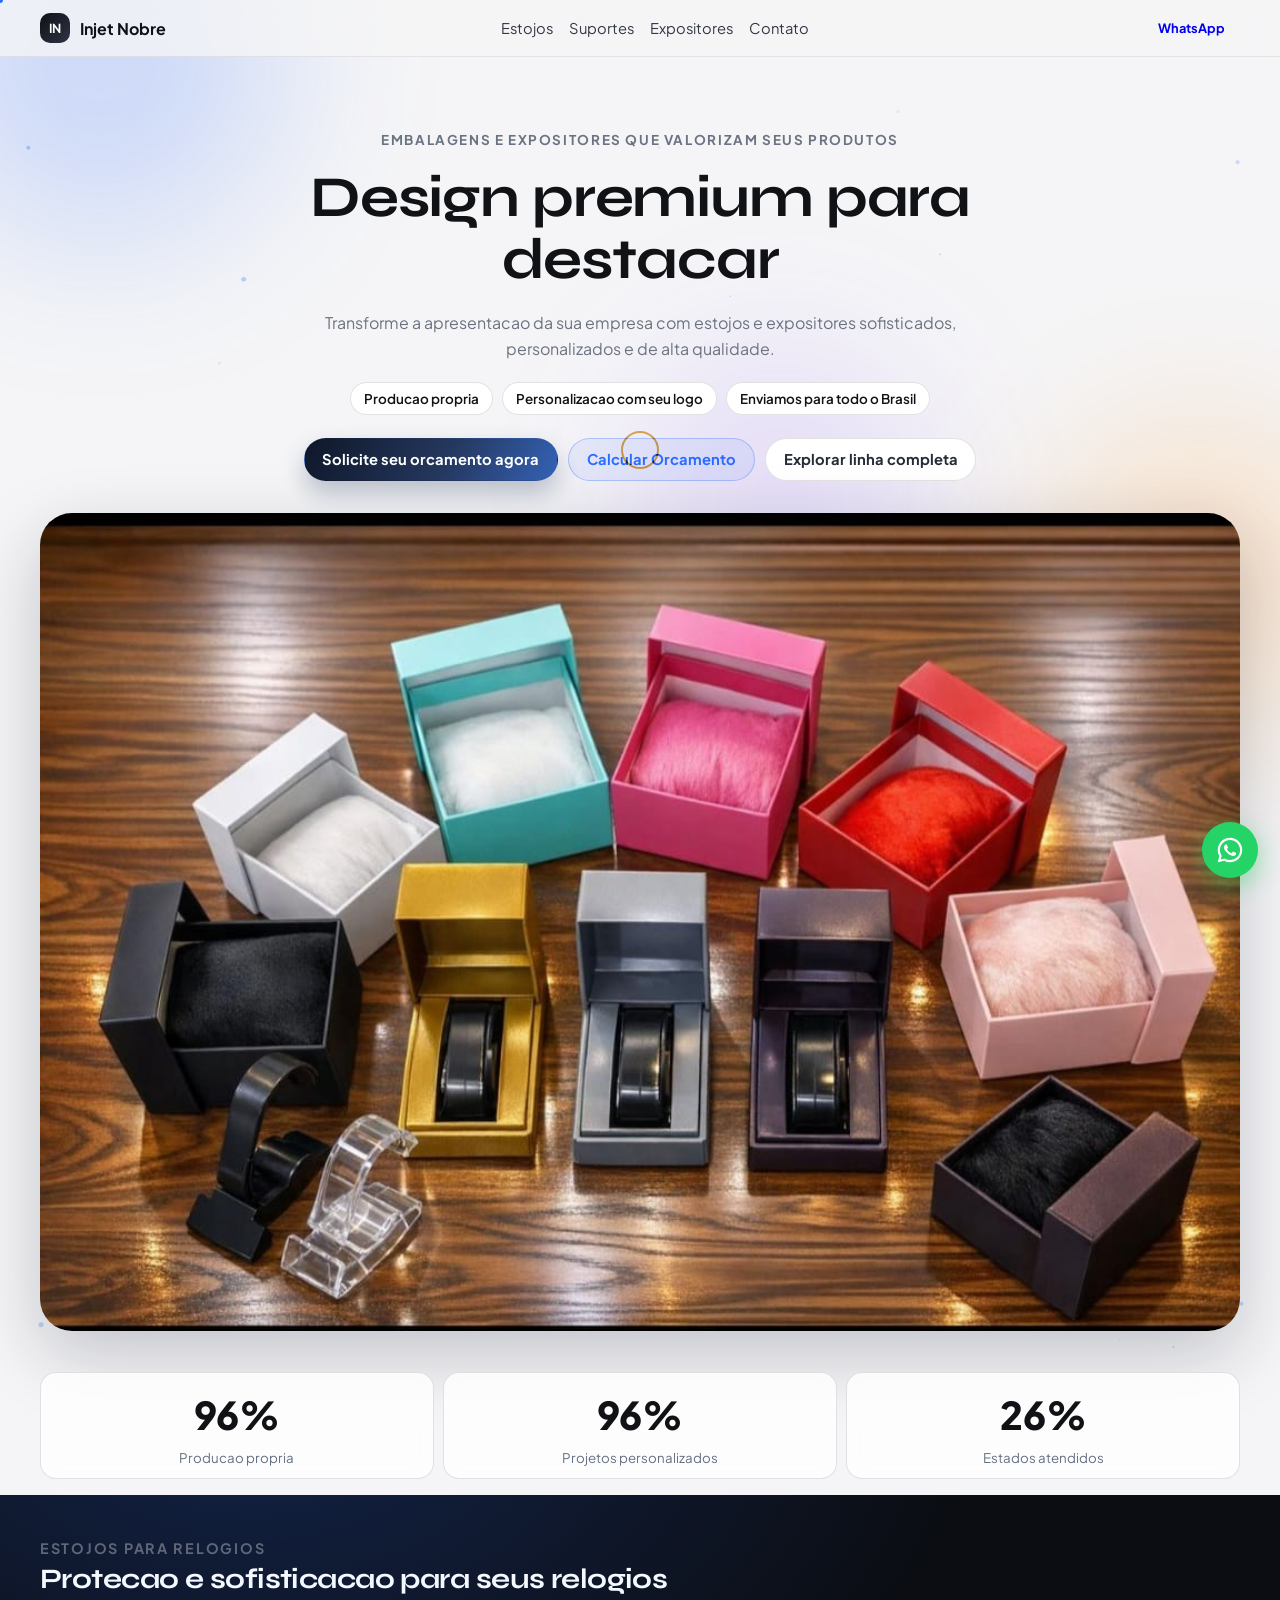
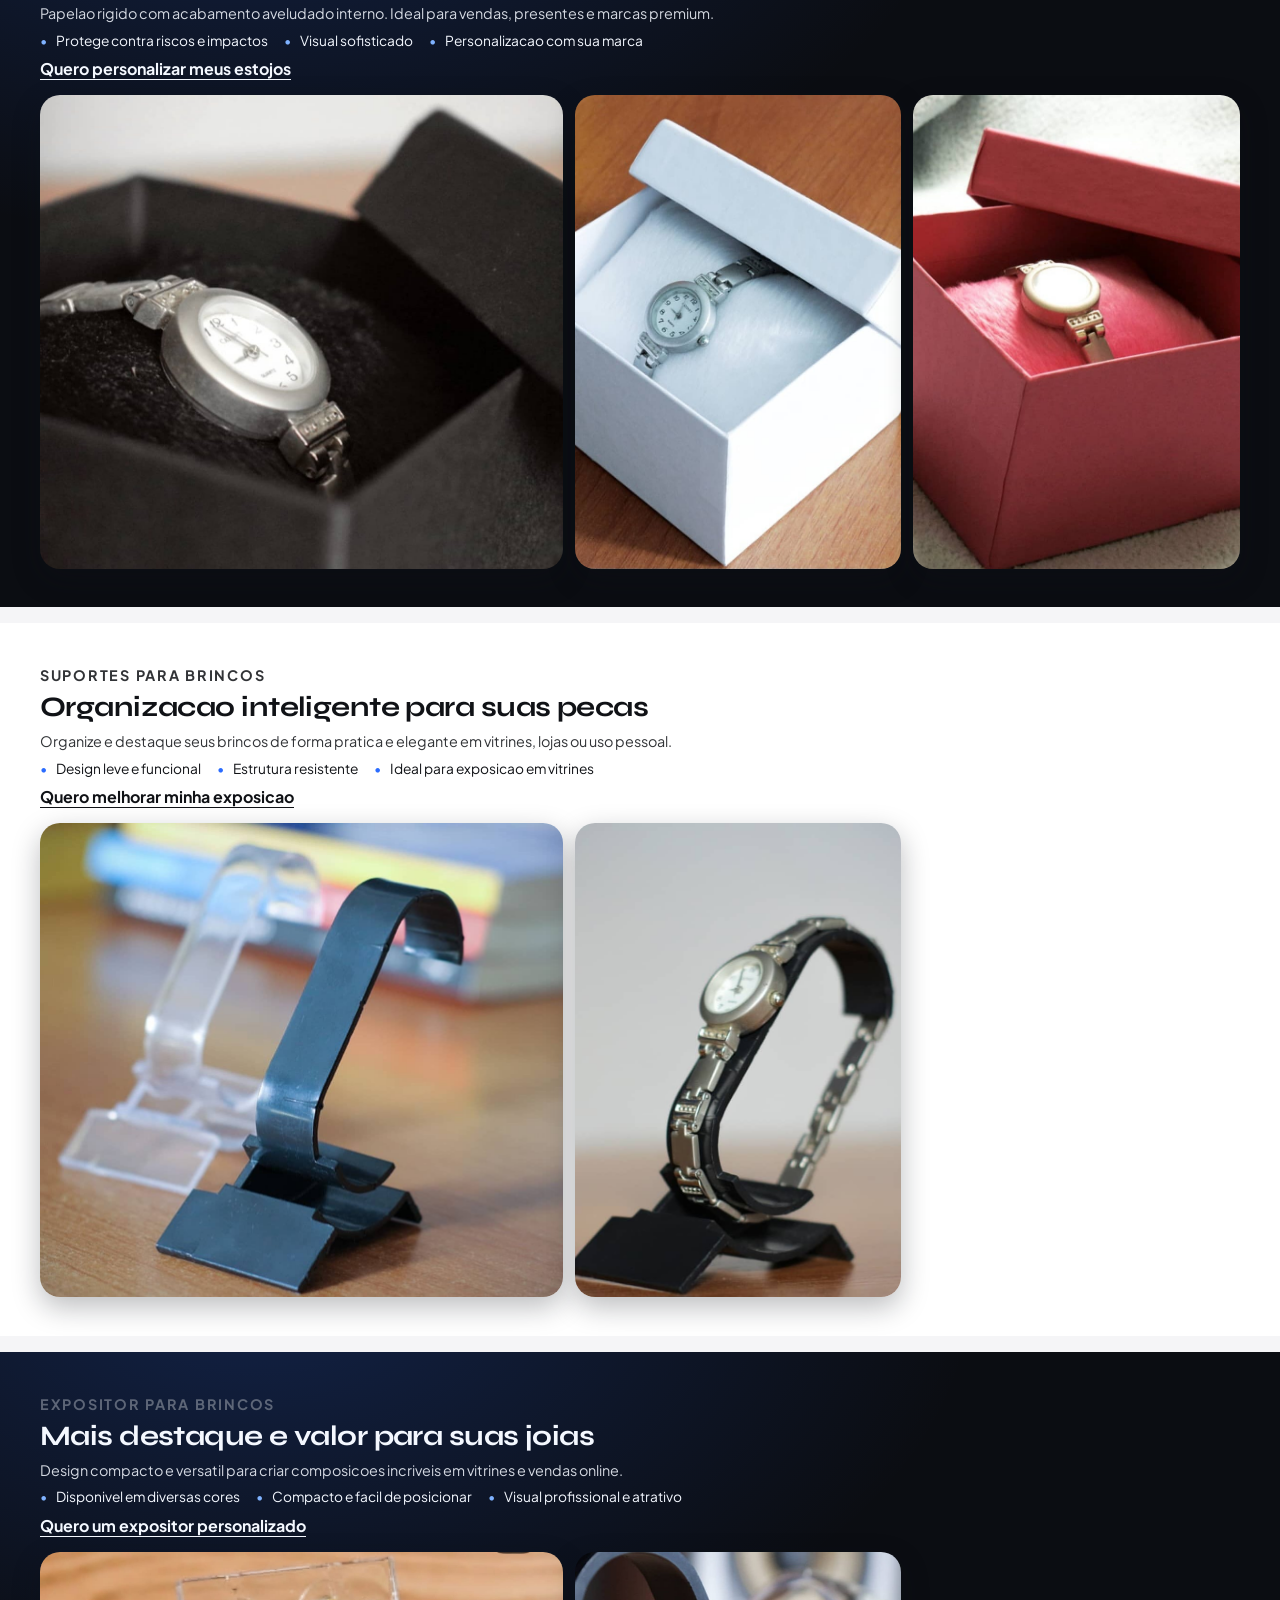
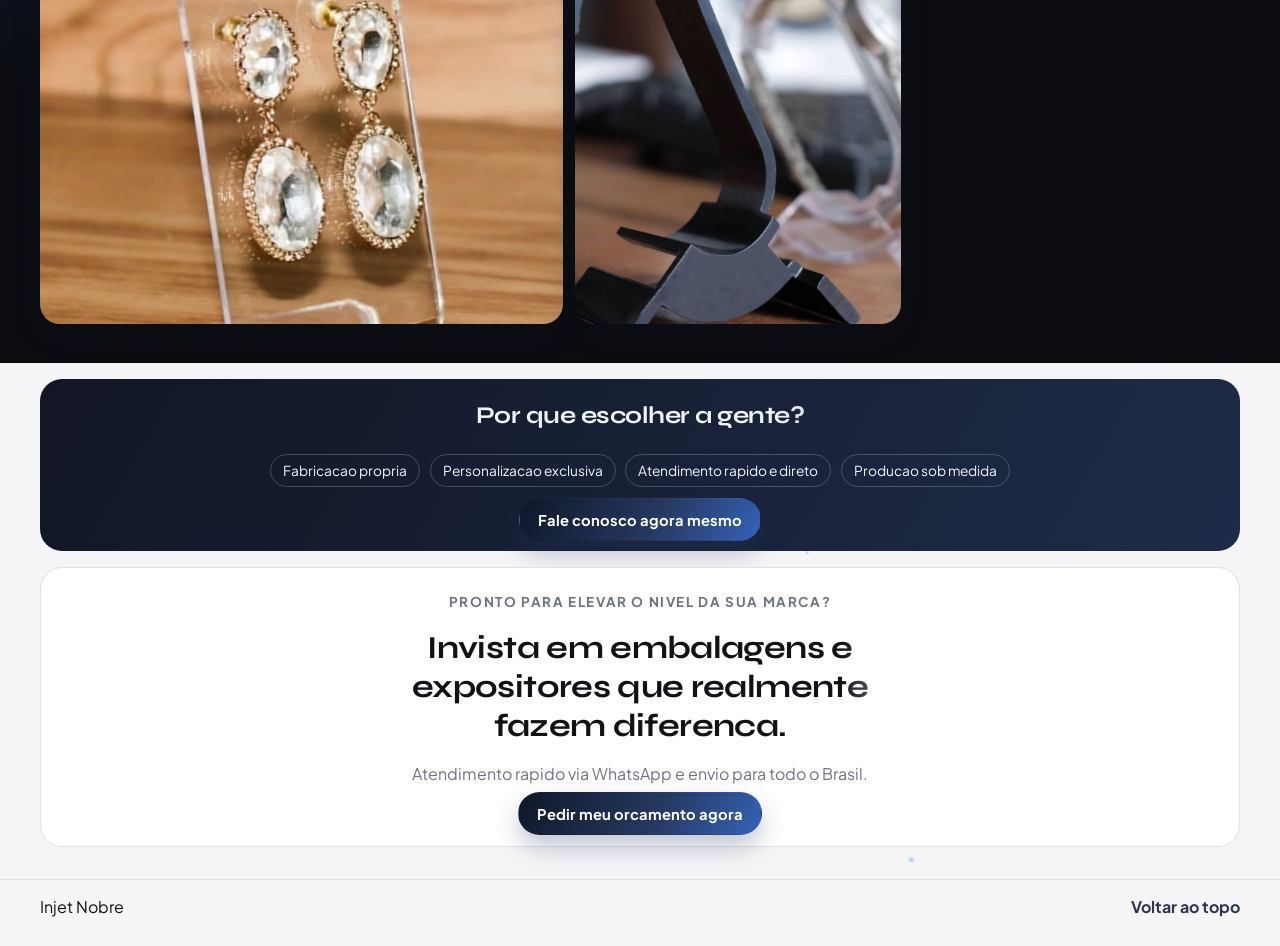
<file: index.html>
<!DOCTYPE html>
<html lang="pt-BR">
<head>
  <meta charset="UTF-8">
  <meta name="viewport" content="width=device-width, initial-scale=1.0">
  <title>Injet Nobre | Estojos e Expositores Premium</title>
  <meta name="description" content="Fabricante de estojo para relogio, suporte para relogio e expositor para brincos com personalizacao e envio para todo o Brasil.">
  <link rel="preconnect" href="https://fonts.googleapis.com">
  <link rel="preconnect" href="https://fonts.gstatic.com" crossorigin>
  <link href="https://fonts.googleapis.com/css2?family=Plus+Jakarta+Sans:wght@400;500;600;700;800&family=Syne:wght@600;700;800&display=swap" rel="stylesheet">
  <link rel="stylesheet" href="style.css">
</head>
<body>
  <div id="scroll-bar"></div>
  <div id="cursor-ring"></div>
  <div id="cursor-dot"></div>
  <canvas id="particles" aria-hidden="true"></canvas>
  <div class="bg-orb orb-a"></div>
  <div class="bg-orb orb-b"></div>
  <div class="bg-orb orb-c"></div>

  <header class="topbar">
    <div class="wrap nav">
      <a class="logo" href="#topo" aria-label="Injet Nobre">
        <span class="logo-mark">IN</span>
        <span class="logo-text">Injet Nobre</span>
      </a>
      <div class="nav-links">
        <a href="#estojos">Estojos</a>
        <a href="#suportes">Suportes</a>
        <a href="#expositores">Expositores</a>
        <a href="#contato">Contato</a>
      </div>
      <a class="btn btn-mini" href="https://api.whatsapp.com/send?phone=5511951146301&text=Ola!%20Quero%20um%20orcamento%20da%20Injet%20Nobre." target="_blank" rel="noopener noreferrer">WhatsApp</a>
    </div>
  </header>

  <main id="topo">
    <section class="hero wrap reveal">
      <p class="eyebrow">Embalagens e Expositores que valorizam seus produtos</p>
      <h1 id="hero-title">Design premium para destacar sua marca em cada detalhe.</h1>
      <p class="hero-copy">Transforme a apresentacao da sua empresa com estojos e expositores sofisticados, personalizados e de alta qualidade.</p>
      <div class="hero-bullets">
        <span>Producao propria</span>
        <span>Personalizacao com seu logo</span>
        <span>Enviamos para todo o Brasil</span>
      </div>
      <div class="hero-cta">
        <a class="btn btn-primary" href="https://api.whatsapp.com/send?phone=5511951146301&text=Ola!%20Quero%20solicitar%20meu%20orcamento%20agora." target="_blank" rel="noopener noreferrer">Solicite seu orcamento agora</a>
        <a class="btn btn-calc" href="calculator.html">Calcular Orcamento</a>
        <a class="btn btn-ghost" href="#grid-produtos">Explorar linha completa</a>
      </div>
      <div class="hero-media tilt" data-tilt>
        <img src="assets/Todas Caixas junto com suporte.jpeg" alt="Linha Injet Nobre com estojos e suportes">
      </div>
    </section>

    <section class="stats wrap reveal">
      <article>
        <p class="kpi" data-kpi="100">0</p>
        <small>Producao propria</small>
      </article>
      <article>
        <p class="kpi" data-kpi="100">0</p>
        <small>Projetos personalizados</small>
      </article>
      <article>
        <p class="kpi" data-kpi="27">0</p>
        <small>Estados atendidos</small>
      </article>
    </section>

    <section class="panel dark reveal" id="grid-produtos">
      <div class="wrap" id="estojos">
        <div class="section-header">
          <p class="eyebrow">Estojos para relogios</p>
          <h2>Protecao e sofisticacao para seus relogios</h2>
          <p>Papelao rigido com acabamento aveludado interno. Ideal para vendas, presentes e marcas premium.</p>
          <ul class="section-list">
            <li>Protege contra riscos e impactos</li>
            <li>Visual sofisticado</li>
            <li>Personalizacao com sua marca</li>
          </ul>
          <a class="text-link" href="https://api.whatsapp.com/send?phone=5511951146301&text=Ola!%20Quero%20personalizar%20meus%20estojos." target="_blank" rel="noopener noreferrer">Quero personalizar meus estojos</a>
        </div>
        <div class="img-overlay-grid">
          <figure class="img-card tilt" data-tilt><img src="assets/Caixa Preta.jpeg" alt="Estojo preto premium"></figure>
          <figure class="img-card tilt" data-tilt><img src="assets/Caixa branca.jpeg" alt="Estojo branco premium"></figure>
          <figure class="img-card tilt" data-tilt><img src="assets/Caixa Rosa.jpeg" alt="Estojo rosa premium"></figure>
        </div>
      </div>
    </section>

    <section class="panel light reveal">
      <div class="wrap" id="suportes">
        <div class="section-header">
          <p class="eyebrow">Suportes para brincos</p>
          <h2>Organizacao inteligente para suas pecas</h2>
          <p>Organize e destaque seus brincos de forma pratica e elegante em vitrines, lojas ou uso pessoal.</p>
          <ul class="section-list">
            <li>Design leve e funcional</li>
            <li>Estrutura resistente</li>
            <li>Ideal para exposicao em vitrines</li>
          </ul>
          <a class="text-link" href="https://api.whatsapp.com/send?phone=5511951146301&text=Ola!%20Quero%20melhorar%20minha%20exposicao." target="_blank" rel="noopener noreferrer">Quero melhorar minha exposicao</a>
        </div>
        <div class="img-overlay-grid">
          <figure class="img-card tilt" data-tilt><img src="assets/Suportes.jpeg" alt="Suportes para brincos"></figure>
          <figure class="img-card tilt" data-tilt><img src="assets/Suporte Preto.jpeg" alt="Suporte preto para brincos"></figure>
        </div>
      </div>
    </section>

    <section class="panel dark reveal" id="expositores">
      <div class="wrap">
        <div class="section-header">
          <p class="eyebrow">Expositor para brincos</p>
          <h2>Mais destaque e valor para suas joias</h2>
          <p>Design compacto e versatil para criar composicoes incriveis em vitrines e vendas online.</p>
          <ul class="section-list">
            <li>Disponivel em diversas cores</li>
            <li>Compacto e facil de posicionar</li>
            <li>Visual profissional e atrativo</li>
          </ul>
          <a class="text-link" href="https://api.whatsapp.com/send?phone=5511951146301&text=Ola!%20Quero%20um%20expositor%20personalizado." target="_blank" rel="noopener noreferrer">Quero um expositor personalizado</a>
        </div>
        <div class="img-overlay-grid">
          <figure class="img-card tilt" data-tilt><img src="assets/Expositor Para Brinco.jpeg" alt="Expositor para brincos"></figure>
          <figure class="img-card tilt" data-tilt><img src="assets/WhatsApp Image 2026-04-28 at 18.34.42 (3).jpeg" alt="Expositor compacto"></figure>
        </div>
      </div>
    </section>

    <section class="feature-strip wrap reveal">
      <h3>Por que escolher a gente?</h3>
      <div class="feature-list">
        <span>Fabricacao propria</span>
        <span>Personalizacao exclusiva</span>
        <span>Atendimento rapido e direto</span>
        <span>Producao sob medida</span>
      </div>
      <a class="btn btn-primary" href="https://api.whatsapp.com/send?phone=5511951146301&text=Ola!%20Quero%20falar%20com%20a%20Injet%20Nobre." target="_blank" rel="noopener noreferrer">Fale conosco agora mesmo</a>
    </section>

    <section class="cta wrap reveal" id="contato">
      <p class="eyebrow">Pronto para elevar o nivel da sua marca?</p>
      <h2>Invista em embalagens e expositores que realmente fazem diferenca.</h2>
      <p>Atendimento rapido via WhatsApp e envio para todo o Brasil.</p>
      <a class="btn btn-primary pulse" id="funCta" href="https://api.whatsapp.com/send?phone=5511951146301&text=Ola!%20Quero%20pedir%20meu%20orcamento%20agora." target="_blank" rel="noopener noreferrer">Pedir meu orcamento agora</a>
    </section>
  </main>

  <footer class="foot">
    <div class="wrap foot-inner">
      <span>Injet Nobre</span>
      <a href="#topo">Voltar ao topo</a>
    </div>
  </footer>

  <a id="wa-float" href="https://api.whatsapp.com/send?phone=5511951146301&text=Ola!%20Quero%20um%20orcamento%20Injet%20Nobre." target="_blank" rel="noopener noreferrer" aria-label="WhatsApp">
    <svg xmlns="http://www.w3.org/2000/svg" viewBox="0 0 32 32" fill="currentColor" width="28" height="28"><path d="M16 2C8.268 2 2 8.268 2 16c0 2.49.661 4.824 1.816 6.84L2 30l7.374-1.791A13.944 13.944 0 0 0 16 30c7.732 0 14-6.268 14-14S23.732 2 16 2zm0 25.5a11.44 11.44 0 0 1-5.83-1.597l-.418-.248-4.375 1.063 1.1-4.264-.272-.436A11.46 11.46 0 0 1 4.5 16C4.5 9.596 9.596 4.5 16 4.5S27.5 9.596 27.5 16 22.404 27.5 16 27.5zm6.29-8.516c-.344-.172-2.037-1.004-2.352-1.118-.315-.115-.545-.172-.774.172-.23.344-.888 1.118-1.088 1.347-.2.23-.4.258-.744.086-.344-.172-1.452-.535-2.766-1.706-1.022-.912-1.712-2.037-1.912-2.381-.2-.344-.021-.53.15-.701.155-.154.344-.4.516-.6.172-.2.229-.344.344-.573.115-.23.057-.43-.029-.602-.086-.172-.774-1.866-1.06-2.555-.28-.672-.563-.58-.774-.59l-.659-.011c-.23 0-.602.086-.917.43-.315.344-1.203 1.175-1.203 2.866s1.231 3.324 1.403 3.553c.172.23 2.423 3.7 5.872 5.19.82.354 1.46.565 1.96.723.824.261 1.573.224 2.166.136.66-.098 2.037-.832 2.323-1.636.287-.803.287-1.492.2-1.636-.085-.143-.315-.229-.66-.4z"/></svg>
  </a>
  <script src="functions.js"></script>
</body>
</html>
</file>
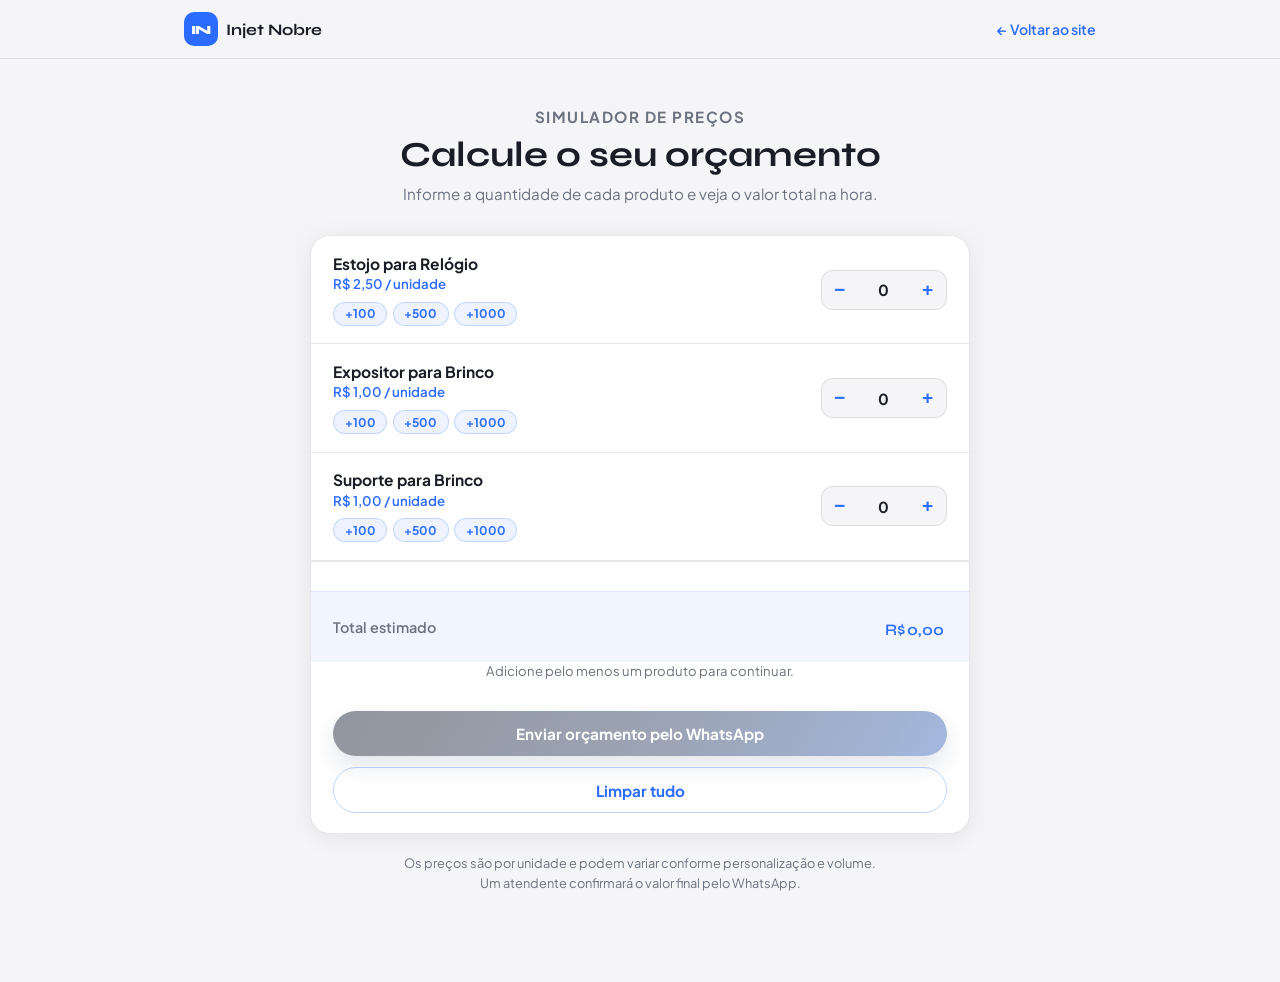
<file: calculator.html>
<!DOCTYPE html>
<html lang="pt-BR">
<head>
  <meta charset="UTF-8">
  <meta name="viewport" content="width=device-width, initial-scale=1.0">
  <title>Calcular Orçamento | Injet Nobre</title>
  <meta name="description" content="Calcule o valor do seu pedido de estojos, suportes e expositores Injet Nobre.">
  <link rel="preconnect" href="https://fonts.googleapis.com">
  <link rel="preconnect" href="https://fonts.gstatic.com" crossorigin>
  <link href="https://fonts.googleapis.com/css2?family=Plus+Jakarta+Sans:wght@400;500;600;700;800&family=Syne:wght@600;700;800&display=swap" rel="stylesheet">
  <style>
    *, *::before, *::after { box-sizing: border-box; margin: 0; padding: 0; }

    :root {
      --bg: #f5f5f7;
      --bg-dark: #090a0c;
      --accent: #2b6cff;
      --accent-hover: #1a57e0;
      --text: #1a1d26;
      --text-muted: #6b7280;
      --line: rgba(0,0,0,0.09);
      --card-bg: #ffffff;
      --radius: 20px;
    }

    html { scroll-behavior: smooth; }

    body {
      font-family: 'Plus Jakarta Sans', system-ui, sans-serif;
      background: var(--bg);
      color: var(--text);
      min-height: 100vh;
      display: flex;
      flex-direction: column;
    }

    /* ── Topbar ── */
    .topbar {
      position: sticky;
      top: 0;
      z-index: 100;
      background: rgba(245, 245, 247, 0.88);
      backdrop-filter: blur(18px);
      -webkit-backdrop-filter: blur(18px);
      border-bottom: 1px solid var(--line);
    }

    .nav {
      max-width: 960px;
      margin: 0 auto;
      padding: 0.75rem 1.5rem;
      display: flex;
      align-items: center;
      justify-content: space-between;
      gap: 1rem;
    }

    .logo {
      display: flex;
      align-items: center;
      gap: 0.5rem;
      text-decoration: none;
      color: var(--text);
      font-family: 'Syne', sans-serif;
      font-weight: 700;
    }

    .logo-mark {
      width: 34px;
      height: 34px;
      border-radius: 10px;
      background: var(--accent);
      color: #fff;
      display: grid;
      place-items: center;
      font-size: 0.78rem;
      font-weight: 800;
      letter-spacing: -0.02em;
      flex-shrink: 0;
    }

    .back-link {
      font-size: 0.88rem;
      font-weight: 600;
      color: var(--accent);
      text-decoration: none;
      display: flex;
      align-items: center;
      gap: 0.35rem;
    }

    .back-link:hover { text-decoration: underline; }

    /* ── Main layout ── */
    main {
      flex: 1;
      max-width: 700px;
      margin: 2.5rem auto;
      padding: 0 1.25rem 3rem;
      width: 100%;
    }

    .page-header {
      text-align: center;
      margin-bottom: 2rem;
    }

    .eyebrow {
      font-size: 0.75rem;
      font-weight: 700;
      letter-spacing: 0.1em;
      text-transform: uppercase;
      color: var(--accent);
      margin-bottom: 0.5rem;
    }

    .page-header h1 {
      font-family: 'Syne', sans-serif;
      font-size: clamp(1.5rem, 4vw, 2.2rem);
      line-height: 1.2;
      color: var(--text);
    }

    .page-header p {
      margin-top: 0.5rem;
      font-size: 0.95rem;
      color: var(--text-muted);
    }

    /* ── Card ── */
    .card {
      background: var(--card-bg);
      border-radius: var(--radius);
      border: 1px solid var(--line);
      box-shadow: 0 4px 24px rgba(0,0,0,0.07);
      overflow: hidden;
    }

    /* ── Product rows ── */
    .product-row {
      display: grid;
      grid-template-columns: 1fr auto;
      align-items: center;
      gap: 1rem;
      padding: 1.1rem 1.4rem;
      border-bottom: 1px solid var(--line);
      transition: background 180ms ease;
    }

    .product-row:hover { background: #fafafa; }
    .product-row:last-of-type { border-bottom: none; }

    .product-info { display: flex; flex-direction: column; gap: 0.15rem; }

    .product-name {
      font-weight: 700;
      font-size: 0.97rem;
      color: var(--text);
    }

    .product-price {
      font-size: 0.83rem;
      color: var(--accent);
      font-weight: 600;
    }

    /* ── Quick-add chips ── */
    .quick-add {
      display: flex;
      gap: 0.35rem;
      flex-wrap: wrap;
      margin-top: 0.45rem;
    }

    .chip {
      background: rgba(43,108,255,0.08);
      color: var(--accent);
      border: 1.5px solid rgba(43,108,255,0.22);
      border-radius: 999px;
      font-family: inherit;
      font-size: 0.75rem;
      font-weight: 700;
      padding: 0.22rem 0.65rem;
      cursor: pointer;
      transition: background 150ms ease, transform 120ms ease;
    }

    .chip:hover {
      background: rgba(43,108,255,0.16);
      transform: translateY(-1px);
    }

    .chip:active { transform: translateY(0); }

    /* ── Quantity stepper ── */
    .stepper {
      display: flex;
      align-items: center;
      gap: 0;
      border: 1.5px solid var(--line);
      border-radius: 12px;
      overflow: hidden;
      background: var(--bg);
    }

    .stepper button {
      background: none;
      border: none;
      cursor: pointer;
      width: 36px;
      height: 38px;
      font-size: 1.2rem;
      font-weight: 700;
      color: var(--accent);
      display: grid;
      place-items: center;
      transition: background 150ms ease;
      flex-shrink: 0;
    }

    .stepper button:hover { background: rgba(43,108,255,0.09); }
    .stepper button:active { background: rgba(43,108,255,0.18); }

    .stepper input[type="number"] {
      width: 52px;
      height: 38px;
      border: none;
      background: transparent;
      text-align: center;
      font-family: inherit;
      font-size: 0.95rem;
      font-weight: 700;
      color: var(--text);
      -moz-appearance: textfield;
      outline: none;
    }

    .stepper input[type="number"]::-webkit-inner-spin-button,
    .stepper input[type="number"]::-webkit-outer-spin-button { -webkit-appearance: none; }

    /* ── Total block ── */
    .total-block {
      background: #f0f5ff;
      border-top: 1.5px solid #dce8ff;
      padding: 1.3rem 1.4rem;
      display: flex;
      align-items: center;
      justify-content: space-between;
      gap: 1rem;
    }

    .total-label {
      font-size: 0.9rem;
      font-weight: 600;
      color: var(--text-muted);
    }

    .total-value {
      font-family: 'Syne', sans-serif;
      font-size: 1.8rem;
      font-weight: 800;
      color: var(--accent);
      line-height: 1;
    }

    .total-value span {
      font-size: 1rem;
      font-weight: 600;
      margin-right: 0.15rem;
    }

    /* ── Breakdown ── */
    .breakdown {
      padding: 0.9rem 1.4rem;
      border-top: 1px solid var(--line);
      display: flex;
      flex-direction: column;
      gap: 0.3rem;
    }

    .breakdown-row {
      display: flex;
      justify-content: space-between;
      font-size: 0.83rem;
      color: var(--text-muted);
    }

    .breakdown-row.hidden { display: none; }

    .breakdown-row strong { color: var(--text); }

    /* ── Actions ── */
    .actions {
      padding: 1.2rem 1.4rem;
      display: flex;
      flex-direction: column;
      gap: 0.7rem;
    }

    .btn {
      border: none;
      border-radius: 999px;
      text-decoration: none;
      padding: 0.8rem 1.2rem;
      font-family: inherit;
      font-size: 0.95rem;
      font-weight: 700;
      cursor: pointer;
      text-align: center;
      display: block;
      width: 100%;
      transition: transform 150ms ease, box-shadow 200ms ease, opacity 150ms ease;
      position: relative;
      overflow: hidden;
    }

    .btn:hover { transform: translateY(-2px); }
    .btn:active { transform: translateY(0); }

    .btn-primary {
      color: #fff;
      background: linear-gradient(120deg, #0f1728, #25385f 56%, #3563b8);
      box-shadow: 0 10px 22px rgba(35,56,95,0.28);
    }

    .btn-primary:disabled,
    .btn-primary[aria-disabled="true"] {
      opacity: 0.45;
      cursor: not-allowed;
      transform: none;
    }

    .btn-ghost {
      color: var(--accent);
      background: transparent;
      border: 1.5px solid rgba(43,108,255,0.3);
    }

    .btn-ghost:hover { background: rgba(43,108,255,0.06); }

    /* ── Empty state ── */
    .empty-hint {
      font-size: 0.82rem;
      color: var(--text-muted);
      text-align: center;
      padding: 0 1.4rem 0.8rem;
    }

    .empty-hint.hidden { display: none; }

    /* ── Note ── */
    .note {
      margin-top: 1.2rem;
      text-align: center;
      font-size: 0.8rem;
      color: var(--text-muted);
      line-height: 1.6;
    }

    /* ── Ripple ── */
    .ripple {
      position: absolute;
      border-radius: 50%;
      background: rgba(255,255,255,0.3);
      pointer-events: none;
      transform: scale(0);
      animation: rippleAnim 500ms ease-out forwards;
    }

    @keyframes rippleAnim { to { transform: scale(4); opacity: 0; } }

    /* ── Mobile ── */
    @media (max-width: 480px) {
      .product-row {
        grid-template-columns: 1fr;
        gap: 0.4rem;
      }

      .stepper { width: fit-content; }

      .total-block { flex-direction: column; align-items: flex-start; gap: 0.3rem; }
    }
  </style>
</head>
<body>

  <header class="topbar">
    <div class="nav">
      <a class="logo" href="index.html" aria-label="Injet Nobre">
        <span class="logo-mark">IN</span>
        <span class="logo-text">Injet Nobre</span>
      </a>
      <a class="back-link" href="index.html">
        ← Voltar ao site
      </a>
    </div>
  </header>

  <main>
    <div class="page-header">
      <p class="eyebrow">Simulador de preços</p>
      <h1>Calcule o seu orçamento</h1>
      <p>Informe a quantidade de cada produto e veja o valor total na hora.</p>
    </div>

    <div class="card">

      <!-- Estojo para Relógio -->
      <div class="product-row">
        <div class="product-info">
          <span class="product-name">Estojo para Relógio</span>
          <span class="product-price">R$ 2,50 / unidade</span>
          <div class="quick-add">
            <button type="button" class="chip" data-action="add" data-amount="100" data-target="qty-estojo">+100</button>
            <button type="button" class="chip" data-action="add" data-amount="500" data-target="qty-estojo">+500</button>
            <button type="button" class="chip" data-action="add" data-amount="1000" data-target="qty-estojo">+1000</button>
          </div>
        </div>
        <div class="stepper">
          <button type="button" aria-label="Diminuir" data-action="dec" data-target="qty-estojo">−</button>
          <input id="qty-estojo" type="number" min="0" value="0" aria-label="Quantidade de estojos">
          <button type="button" aria-label="Aumentar" data-action="inc" data-target="qty-estojo">+</button>
        </div>
      </div>

      <!-- Expositor para Brinco -->
      <div class="product-row">
        <div class="product-info">
          <span class="product-name">Expositor para Brinco</span>
          <span class="product-price">R$ 1,00 / unidade</span>
          <div class="quick-add">
            <button type="button" class="chip" data-action="add" data-amount="100" data-target="qty-expositor">+100</button>
            <button type="button" class="chip" data-action="add" data-amount="500" data-target="qty-expositor">+500</button>
            <button type="button" class="chip" data-action="add" data-amount="1000" data-target="qty-expositor">+1000</button>
          </div>
        </div>
        <div class="stepper">
          <button type="button" aria-label="Diminuir" data-action="dec" data-target="qty-expositor">−</button>
          <input id="qty-expositor" type="number" min="0" value="0" aria-label="Quantidade de expositores">
          <button type="button" aria-label="Aumentar" data-action="inc" data-target="qty-expositor">+</button>
        </div>
      </div>

      <!-- Suporte para Brinco -->
      <div class="product-row">
        <div class="product-info">
          <span class="product-name">Suporte para Brinco</span>
          <span class="product-price">R$ 1,00 / unidade</span>
          <div class="quick-add">
            <button type="button" class="chip" data-action="add" data-amount="100" data-target="qty-suporte">+100</button>
            <button type="button" class="chip" data-action="add" data-amount="500" data-target="qty-suporte">+500</button>
            <button type="button" class="chip" data-action="add" data-amount="1000" data-target="qty-suporte">+1000</button>
          </div>
        </div>
        <div class="stepper">
          <button type="button" aria-label="Diminuir" data-action="dec" data-target="qty-suporte">−</button>
          <input id="qty-suporte" type="number" min="0" value="0" aria-label="Quantidade de suportes">
          <button type="button" aria-label="Aumentar" data-action="inc" data-target="qty-suporte">+</button>
        </div>
      </div>

      <!-- Breakdown -->
      <div class="breakdown" id="breakdown">
        <div class="breakdown-row hidden" id="br-estojo">
          <span id="br-estojo-label"></span>
          <strong id="br-estojo-val"></strong>
        </div>
        <div class="breakdown-row hidden" id="br-expositor">
          <span id="br-expositor-label"></span>
          <strong id="br-expositor-val"></strong>
        </div>
        <div class="breakdown-row hidden" id="br-suporte">
          <span id="br-suporte-label"></span>
          <strong id="br-suporte-val"></strong>
        </div>
      </div>

      <!-- Total -->
      <div class="total-block">
        <span class="total-label">Total estimado</span>
        <div class="total-value"><span>R$</span><span id="total-display">0,00</span></div>
      </div>

      <!-- Empty hint -->
      <p class="empty-hint" id="empty-hint">Adicione pelo menos um produto para continuar.</p>

      <!-- Actions -->
      <div class="actions">
        <a id="wa-btn" class="btn btn-primary" href="#" aria-disabled="true" target="_blank" rel="noopener noreferrer">
          Enviar orçamento pelo WhatsApp
        </a>
        <button type="button" class="btn btn-ghost" id="reset-btn">Limpar tudo</button>
      </div>

    </div>

    <p class="note">
      Os preços são por unidade e podem variar conforme personalização e volume.<br>
      Um atendente confirmará o valor final pelo WhatsApp.
    </p>
  </main>

  <script>
    const PRODUCTS = [
      { inputId: 'qty-estojo',    price: 2.50, label: 'Estojo para Relógio',   brId: 'br-estojo'    },
      { inputId: 'qty-expositor', price: 1.00, label: 'Expositor para Brinco', brId: 'br-expositor' },
      { inputId: 'qty-suporte',   price: 1.00, label: 'Suporte para Brinco',   brId: 'br-suporte'   },
    ];

    const WA_NUMBER = '5511951146301';

    function fmt(val) {
      return val.toLocaleString('pt-BR', { minimumFractionDigits: 2, maximumFractionDigits: 2 });
    }

    function getQty(inputId) {
      const val = parseInt(document.getElementById(inputId).value, 10);
      return isNaN(val) || val < 0 ? 0 : val;
    }

    function update() {
      let total = 0;
      let totalItems = 0;
      const lines = [];

      PRODUCTS.forEach(({ inputId, price, label, brId }) => {
        const qty = getQty(inputId);
        const subtotal = qty * price;
        const brRow = document.getElementById(brId);

        if (qty > 0) {
          total += subtotal;
          totalItems += qty;
          document.getElementById(brId + '-label').textContent =
            `${label} × ${qty}`;
          document.getElementById(brId + '-val').textContent =
            'R$ ' + fmt(subtotal);
          brRow.classList.remove('hidden');
          lines.push(`${qty}x ${label} (R$ ${fmt(subtotal)})`);
        } else {
          brRow.classList.add('hidden');
        }
      });

      document.getElementById('total-display').textContent = fmt(total);

      const hint = document.getElementById('empty-hint');
      const waBtn = document.getElementById('wa-btn');

      if (totalItems === 0) {
        hint.classList.remove('hidden');
        waBtn.setAttribute('aria-disabled', 'true');
        waBtn.setAttribute('href', '#');
      } else {
        hint.classList.add('hidden');
        waBtn.removeAttribute('aria-disabled');

        const msg = encodeURIComponent(
          `Olá! Gostaria de solicitar um orçamento:\n\n` +
          lines.join('\n') +
          `\n\nTotal estimado: R$ ${fmt(total)}`
        );
        waBtn.setAttribute('href', `https://api.whatsapp.com/send?phone=${WA_NUMBER}&text=${msg}`);
      }
    }

    // Stepper buttons (+1 / -1) and quick-add chips
    document.querySelectorAll('.stepper button, .chip').forEach(btn => {
      btn.addEventListener('click', () => {
        const input = document.getElementById(btn.dataset.target);
        const current = parseInt(input.value, 10) || 0;
        if (btn.dataset.action === 'inc') {
          input.value = current + 1;
        } else if (btn.dataset.action === 'dec') {
          input.value = Math.max(0, current - 1);
        } else if (btn.dataset.action === 'add') {
          input.value = current + parseInt(btn.dataset.amount, 10);
        }
        update();
      });
    });

    // Direct input change
    PRODUCTS.forEach(({ inputId }) => {
      document.getElementById(inputId).addEventListener('input', update);
    });

    // Reset
    document.getElementById('reset-btn').addEventListener('click', () => {
      PRODUCTS.forEach(({ inputId }) => { document.getElementById(inputId).value = 0; });
      update();
    });

    // Ripple on btn-primary
    document.getElementById('wa-btn').addEventListener('click', function (e) {
      if (this.getAttribute('aria-disabled') === 'true') { e.preventDefault(); return; }
      const r = document.createElement('span');
      r.className = 'ripple';
      const rect = this.getBoundingClientRect();
      const size = Math.max(rect.width, rect.height);
      r.style.cssText = `width:${size}px;height:${size}px;left:${e.clientX - rect.left - size / 2}px;top:${e.clientY - rect.top - size / 2}px`;
      this.appendChild(r);
      r.addEventListener('animationend', () => r.remove());
    });

    update();
  </script>
</body>
</html>
</file>
<file: style.css>
:root {
  --bg: #f5f5f7;
  --bg-dark: #090a0c;
  --card: #ffffff;
  --text: #101216;
  --text-soft: #6c7380;
  --line: rgba(16, 18, 22, 0.12);
  --white: #ffffff;
  --accent: #2b6cff;
}

* {
  box-sizing: border-box;
}

html, body {
  margin: 0;
  padding: 0;
}

body {
  font-family: "Plus Jakarta Sans", sans-serif;
  background: var(--bg);
  color: var(--text);
  overflow-x: hidden;
}

h1, h2, h3 {
  margin: 0;
  font-family: "Syne", sans-serif;
  letter-spacing: -0.02em;
}

p {
  line-height: 1.6;
}

img {
  width: 100%;
  display: block;
  border-radius: 24px;
}

#particles {
  position: fixed;
  inset: 0;
  pointer-events: none;
  z-index: 0;
  opacity: 0.55;
}

.bg-orb {
  position: fixed;
  border-radius: 999px;
  filter: blur(80px);
  pointer-events: none;
  z-index: -1;
  animation: orbDrift 18s ease-in-out infinite alternate;
}

.orb-c {
  width: 280px;
  height: 280px;
  background: rgba(120, 60, 255, 0.14);
  left: 50%;
  top: 40%;
  animation-delay: -9s;
  animation-duration: 22s;
}

@keyframes orbDrift {
  0%   { transform: translate(0, 0) scale(1); }
  33%  { transform: translate(40px, -30px) scale(1.08); }
  66%  { transform: translate(-25px, 20px) scale(0.95); }
  100% { transform: translate(30px, 40px) scale(1.05); }
}

.shimmer-title {
  position: relative;
  display: inline-block;
  background: linear-gradient(90deg, currentColor 0%, currentColor 40%, rgba(255,255,255,0.78) 50%, currentColor 60%, currentColor 100%);
  background-size: 220% 100%;
  -webkit-background-clip: text;
  -webkit-text-fill-color: transparent;
  background-clip: text;
  animation: shimmer 5s ease-in-out infinite;
}

@keyframes shimmer {
  0%   { background-position: 200% center; }
  100% { background-position: -200% center; }
}

.orb-a {
  width: 360px;
  height: 360px;
  background: rgba(43, 108, 255, 0.2);
  top: -120px;
  left: -80px;
}

.orb-b {
  width: 320px;
  height: 320px;
  background: rgba(255, 136, 0, 0.18);
  right: -80px;
  bottom: 160px;
}

.wrap {
  width: min(1200px, calc(100% - 2rem));
  margin: 0 auto;
}

.topbar {
  position: sticky;
  top: 0;
  z-index: 50;
  backdrop-filter: blur(12px);
  background: rgba(245, 245, 247, 0.78);
  border-bottom: 1px solid rgba(16, 18, 22, 0.08);
}

.nav {
  min-height: 56px;
  display: flex;
  align-items: center;
  justify-content: space-between;
  gap: 1rem;
}

.logo {
  display: inline-flex;
  align-items: center;
  gap: 0.6rem;
  text-decoration: none;
  color: inherit;
  font-weight: 700;
}

.logo-mark {
  width: 30px;
  height: 30px;
  border-radius: 10px;
  display: grid;
  place-items: center;
  color: #fff;
  font-size: 0.78rem;
  background: linear-gradient(135deg, #0f1116, #2d3444);
}

.nav-links {
  display: inline-flex;
  gap: 1rem;
}

.nav-links a {
  color: #333844;
  text-decoration: none;
  font-size: 0.92rem;
}

.nav-links a:hover {
  color: #111;
}

.hero {
  padding: 4.5rem 0 2rem;
  text-align: center;
}

.eyebrow {
  margin: 0 0 1rem;
  font-size: 0.84rem;
  text-transform: uppercase;
  letter-spacing: 0.12em;
  color: #6b7383;
  font-weight: 700;
}

.hero h1 {
  font-size: clamp(1.8rem, 4.5vw, 3.6rem);
  max-width: 16ch;
  margin: 0 auto;
  line-height: 1.08;
}

.hero-copy {
  max-width: 60ch;
  margin: 1.2rem auto 0;
  color: var(--text-soft);
}

.hero-bullets {
  margin-top: 1.3rem;
  display: flex;
  justify-content: center;
  flex-wrap: wrap;
  gap: 0.6rem;
}

.hero-bullets span {
  border: 1px solid var(--line);
  background: #fff;
  border-radius: 999px;
  padding: 0.45rem 0.8rem;
  font-size: 0.84rem;
  font-weight: 600;
}

.hero-cta {
  margin-top: 1.4rem;
  display: flex;
  justify-content: center;
  flex-wrap: wrap;
  gap: 0.65rem;
}

.hero-media {
  margin-top: 2rem;
  border-radius: 32px;
  overflow: hidden;
  box-shadow: 0 24px 70px rgba(19, 24, 39, 0.22);
}

.btn {
  border: 1px solid transparent;
  border-radius: 999px;
  text-decoration: none;
  padding: 0.72rem 1.1rem;
  font-size: 0.92rem;
  font-weight: 700;
  transition: transform 180ms ease, box-shadow 220ms ease;
}

.btn:hover {
  transform: translateY(-2px);
}

.btn-primary {
  color: #fff;
  background: linear-gradient(120deg, #0f1728, #25385f 56%, #3563b8);
  box-shadow: 0 12px 24px rgba(35, 56, 95, 0.28);
}

.btn-mini {
  font-size: 0.8rem;
  padding: 0.52rem 0.85rem;
}

.btn-ghost {
  color: #252c38;
  border-color: var(--line);
  background: #fff;
}

.btn-calc {
  color: var(--accent);
  background: rgba(43, 108, 255, 0.08);
  border: 1.5px solid rgba(43, 108, 255, 0.3);
}

.btn-calc:hover {
  background: rgba(43, 108, 255, 0.15);
}

.stats {
  margin-top: 0.6rem;
  display: grid;
  grid-template-columns: repeat(3, minmax(0, 1fr));
  gap: 0.6rem;
}

.stats article {
  border: 1px solid var(--line);
  border-radius: 16px;
  background: rgba(255, 255, 255, 0.82);
  backdrop-filter: blur(8px);
  text-align: center;
  padding: 0.7rem;
}

.kpi {
  font-size: clamp(1.7rem, 4vw, 2.4rem);
  font-weight: 800;
  margin: 0;
}

.stats small {
  color: #657084;
}

.panel {
  margin-top: 1rem;
  padding: 2.4rem 0;
}

.panel.dark {
  background: radial-gradient(1200px 700px at 20% -10%, rgba(43, 108, 255, 0.22), transparent 60%), #0b0d12;
  color: #f4f8ff;
}

.panel.light {
  background: #ffffff;
}

.grid.two-col {
  display: grid;
  grid-template-columns: 1.1fr 0.9fr;
  gap: 1.4rem;
  align-items: center;
}

.grid.two-col.reverse .media-col {
  order: 1;
}

.grid.two-col.reverse .text-col {
  order: 2;
}

.text-col h2 {
  font-size: clamp(1.2rem, 2.2vw, 1.9rem);
  max-width: 20ch;
  line-height: 1.2;
}

.text-col p {
  color: inherit;
  opacity: 0.86;
  font-size: 0.9rem;
  margin: 0.4rem 0;
}

.text-col ul {
  padding: 0;
  margin: 0.5rem 0;
  list-style: none;
  display: grid;
  gap: 0.3rem;
  font-size: 0.88rem;
}

.text-col li {
  padding-left: 1.3rem;
  position: relative;
}

.text-col li::before {
  content: "•";
  position: absolute;
  left: 0;
  top: 0;
  color: #7fb2ff;
  font-weight: 700;
}

.panel.light .text-col li::before {
  color: #2b6cff;
}

.text-link {
  color: inherit;
  text-decoration: none;
  border-bottom: 1px solid currentColor;
  font-weight: 700;
}

/* ── Section header (text above images) ── */
.section-header {
  margin-bottom: 1rem;
}

.section-header h2 {
  font-size: clamp(1.2rem, 2.2vw, 1.9rem);
  line-height: 1.2;
  margin-bottom: 0.35rem;
}

.section-header p {
  font-size: 0.9rem;
  opacity: 0.86;
  margin: 0.2rem 0;
}

.section-list {
  padding: 0;
  margin: 0.4rem 0 0.6rem;
  list-style: none;
  display: flex;
  flex-wrap: wrap;
  gap: 0.25rem 1rem;
  font-size: 0.86rem;
}

.section-list li {
  padding-left: 1rem;
  position: relative;
}

.section-list li::before {
  content: "•";
  position: absolute;
  left: 0;
  color: #7fb2ff;
}

.panel.light .section-list li::before {
  color: #2b6cff;
}

.panel.light .section-header h2,
.panel.light .section-header p,
.panel.light .section-list { color: var(--text); }

/* ── Image overlay cards ── */
.img-overlay-grid {
  display: grid;
  grid-template-columns: 1.6fr 1fr 1fr;
  gap: 0.75rem;
  align-items: stretch;
}

.img-card {
  position: relative;
  margin: 0;
  border-radius: 20px;
  overflow: hidden;
  box-shadow: 0 10px 28px rgba(14, 18, 26, 0.28);
  min-height: 320px;
}

.img-card img {
  width: 100%;
  height: 100%;
  object-fit: cover;
  border-radius: 0;
  display: block;
  transition: transform 500ms ease;
}

.img-card:hover img {
  transform: scale(1.04);
}

.img-card-text {
  position: absolute;
  inset: 0;
  display: flex;
  flex-direction: column;
  justify-content: flex-end;
  padding: 1.2rem 1.1rem;
  background: linear-gradient(to top, rgba(6, 8, 14, 0.88) 0%, rgba(6, 8, 14, 0.45) 55%, transparent 100%);
  color: #f0f4ff;
}

.img-card-text.dark-text {
  background: linear-gradient(to top, rgba(6, 8, 14, 0.82) 0%, rgba(6, 8, 14, 0.35) 55%, transparent 100%);
  color: #f0f4ff;
}

.img-card-text .eyebrow {
  color: #9ab8ff;
  margin-bottom: 0.3rem;
}

.img-card-text h2 {
  font-size: clamp(1rem, 1.8vw, 1.4rem);
  line-height: 1.2;
  margin-bottom: 0.4rem;
  color: #fff;
}

.img-card-text p {
  font-size: 0.82rem;
  opacity: 0.88;
  margin: 0 0 0.4rem;
  color: #d8e4ff;
}

.img-card-text ul {
  padding: 0;
  margin: 0.3rem 0 0.5rem;
  list-style: none;
  display: grid;
  gap: 0.2rem;
  font-size: 0.8rem;
  color: #c8d8f8;
}

.img-card-text li {
  padding-left: 1rem;
  position: relative;
}

.img-card-text li::before {
  content: "•";
  position: absolute;
  left: 0;
  color: #7fb2ff;
}

.img-card-text .text-link {
  color: #a8c8ff;
  font-size: 0.82rem;
  border-bottom-color: rgba(168, 200, 255, 0.4);
  margin-top: 0.2rem;
  display: inline-block;
}

@media (max-width: 860px) {
  .img-overlay-grid {
    grid-template-columns: 1fr 1fr;
  }

  .img-card { min-height: 240px; }
}

@media (max-width: 560px) {
  .img-overlay-grid {
    grid-template-columns: 1fr;
  }
}

.feature-strip {
  margin-top: 1rem;
  background: linear-gradient(120deg, #121624, #1e2b48);
  color: #f1f5ff;
  border-radius: 22px;
  padding: 1.4rem 1.8rem;
  text-align: center;
}

/* ── Scroll progress bar ── */
#scroll-bar {
  position: fixed;
  top: 0;
  left: 0;
  height: 3px;
  width: 0%;
  background: linear-gradient(90deg, #2b6cff, #7f5af0, #2b6cff);
  background-size: 200% 100%;
  animation: gradientMove 3s linear infinite;
  z-index: 200;
  transition: width 60ms linear;
}

@keyframes gradientMove {
  0%   { background-position: 0% 50%; }
  100% { background-position: 200% 50%; }
}

/* ── Custom cursor ── */
@media (pointer: fine) {
  body { cursor: none; }
  a, button, .btn, [data-tilt] { cursor: none; }
}

#cursor-ring {
  position: fixed;
  width: 38px;
  height: 38px;
  border: 2px solid rgba(43, 108, 255, 0.7);
  border-radius: 50%;
  pointer-events: none;
  z-index: 9999;
  transform: translate(-50%, -50%);
  transition: width 220ms ease, height 220ms ease, border-color 220ms ease, opacity 220ms ease;
  mix-blend-mode: difference;
}

#cursor-dot {
  position: fixed;
  width: 6px;
  height: 6px;
  background: #2b6cff;
  border-radius: 50%;
  pointer-events: none;
  z-index: 10000;
  transform: translate(-50%, -50%);
}

body.cursor-hover #cursor-ring {
  width: 58px;
  height: 58px;
  border-color: rgba(127, 90, 240, 0.85);
}

/* ── WhatsApp float button ── */
#wa-float {
  position: fixed;
  bottom: 1.4rem;
  right: 1.4rem;
  width: 56px;
  height: 56px;
  border-radius: 50%;
  background: #25d366;
  color: #fff;
  display: grid;
  place-items: center;
  text-decoration: none;
  box-shadow: 0 8px 24px rgba(37, 211, 102, 0.45);
  z-index: 100;
  animation: waBounce 2.4s ease-in-out infinite;
  transition: transform 160ms ease, box-shadow 160ms ease;
}

#wa-float:hover {
  transform: scale(1.12);
  box-shadow: 0 12px 32px rgba(37, 211, 102, 0.6);
  animation-play-state: paused;
}

@keyframes waBounce {
  0%, 100% { transform: translateY(0); }
  50%       { transform: translateY(-7px); }
}

/* ── Word-by-word reveal ── */
.word-wrap {
  display: inline-block;
  overflow: hidden;
  vertical-align: bottom;
  margin-right: 0.25em;
}

.word-inner {
  display: inline-block;
  transform: translateY(110%);
  opacity: 0;
  transition: transform 550ms cubic-bezier(0.16, 1, 0.3, 1), opacity 400ms ease;
}

.word-wrap.in .word-inner {
  transform: translateY(0);
  opacity: 1;
}

/* ── Ripple on buttons ── */
.btn {
  position: relative;
  overflow: hidden;
}

.ripple {
  position: absolute;
  border-radius: 50%;
  background: rgba(255, 255, 255, 0.35);
  pointer-events: none;
  transform: scale(0);
  animation: rippleAnim 550ms ease-out forwards;
}

@keyframes rippleAnim {
  to { transform: scale(4); opacity: 0; }
}

.feature-strip h3 {
  font-size: clamp(1.1rem, 2vw, 1.5rem);
  margin-bottom: 0.5rem;
}

.feature-list {
  margin: 1rem 0 1.3rem;
  display: flex;
  justify-content: center;
  flex-wrap: wrap;
  gap: 0.6rem;
}

.feature-list span {
  border: 1px solid rgba(255, 255, 255, 0.2);
  border-radius: 999px;
  padding: 0.44rem 0.75rem;
  font-size: 0.86rem;
}

.cta {
  text-align: center;
  margin: 1rem auto 2rem;
  padding: 1.4rem 1.8rem;
  background: #fff;
  border: 1px solid var(--line);
  border-radius: 22px;
}

.cta h2 {
  font-size: clamp(1.2rem, 2.8vw, 2rem);
  max-width: 22ch;
  margin: 0 auto;
}

.cta p {
  color: var(--text-soft);
}

.foot {
  border-top: 1px solid rgba(16, 18, 22, 0.08);
  padding: 1rem 0 1.8rem;
}

.foot-inner {
  display: flex;
  justify-content: space-between;
  align-items: center;
}

.foot-inner a {
  text-decoration: none;
  color: #2a3550;
  font-weight: 700;
}

.reveal {
  opacity: 0;
  transform: translateY(24px);
  transition: opacity 700ms ease, transform 700ms ease;
}

.reveal.on {
  opacity: 1;
  transform: translateY(0);
}

.tilt {
  transform-style: preserve-3d;
  transition: transform 200ms ease;
}

.spark {
  position: fixed;
  width: 8px;
  height: 8px;
  border-radius: 50%;
  pointer-events: none;
  z-index: 70;
  animation: spark 620ms ease-out forwards;
}

@keyframes spark {
  from {
    opacity: 1;
    transform: translate(0, 0) scale(1);
  }
  to {
    opacity: 0;
    transform: translate(var(--x), var(--y)) scale(0.35);
  }
}

.pulse {
  animation: pulse 2.6s ease-in-out infinite;
}

@keyframes pulse {
  0%, 100% { box-shadow: 0 0 0 0 rgba(53, 99, 184, 0.34); }
  50% { box-shadow: 0 0 0 14px rgba(53, 99, 184, 0); }
}

@media (max-width: 980px) {
  .nav-links {
    display: none;
  }

  .grid.two-col,
  .grid.two-col.reverse {
    grid-template-columns: 1fr;
  }

  .grid.two-col.reverse .media-col,
  .grid.two-col.reverse .text-col {
    order: initial;
  }

  .stats {
    grid-template-columns: 1fr;
  }
}

@media (max-width: 640px) {
  .hero {
    padding-top: 5.5rem;
  }

  .btn {
    width: 100%;
    box-sizing: border-box;
    text-align: center;
    white-space: normal;
    word-break: break-word;
  }

  .cta .btn {
    max-width: calc(100% - 70px);
    margin-right: auto;
    margin-left: auto;
  }

  .hero-cta {
    width: 100%;
  }

  .feature-strip,
  .cta {
    padding: 1.4rem;
  }

  .foot-inner {
    flex-direction: column;
    align-items: flex-start;
    gap: 0.4rem;
  }
}
</file>
